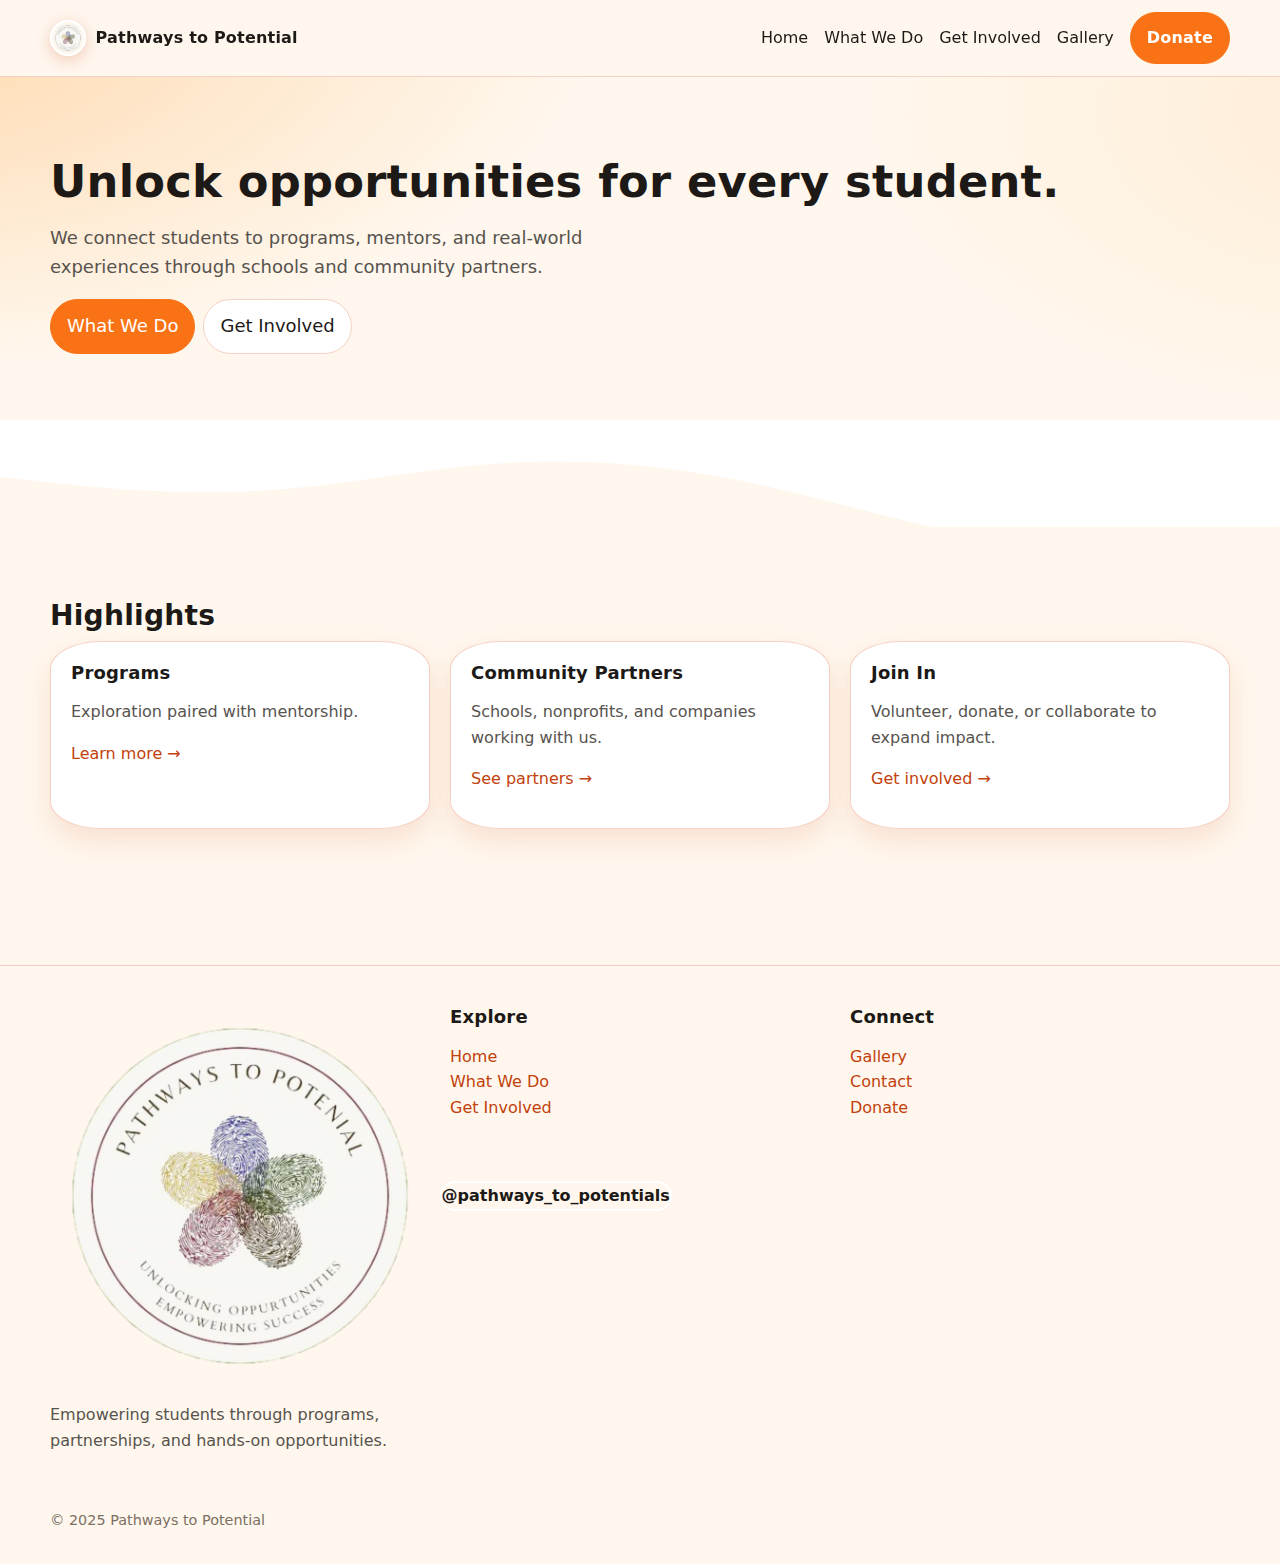
<file: index.html>
<!doctype html>
<html lang="en">
<head>
<meta charset="utf-8"><meta name="viewport" content="width=device-width, initial-scale=1">
<title>Pathways to Potential — Empowering students</title><meta name="description" content="Programs, partnerships, and resources for students.">
<link rel="stylesheet" href="./assets/style.css">
</head>
<body>
<a class="skip-link" href="#main">Skip to content</a>
<header class="header">
  <div class="container nav">
    <a class="brand" href="./" aria-label="Home">
      <img src="./assets/logo.png" alt="Pathways to Potential logo">
      <span>Pathways to Potential</span>
    </a>
    <nav class="links" aria-label="Primary">
      <a href="./index.html">Home</a>
      <a href="./what-we-do.html">What We Do</a>
      <a href="./get-involved.html">Get Involved</a>
      <a href="./gallery.html">Gallery</a>
      <a class="btn brand" href="./get-involved.html#donate">Donate</a>
    </nav>
    <button class="menu" data-menu aria-expanded="false" aria-controls="mobile-menu">Menu</button>
    <div class="mobile-nav" id="mobile-menu" data-drawer>
      <a href="./">Home</a>
      <a href="./what-we-do.html">What We Do</a>
      <a href="./get-involved.html">Get Involved</a>
      <a href="./gallery.html">Gallery</a>
      <a class="btn brand" href="./get-involved.html#donate">Donate</a>
    </div>
  </div>
</header>
<main id="main">

<section class="hero"><div class="container inner">
  <h1>Unlock opportunities for every student.</h1>
  <p class="lead">We connect students to programs, mentors, and real‑world experiences through schools and community partners.</p>
  <p style="margin-top:1rem;display:flex;gap:.5rem;">
    <a class="btn brand" href="./what-we-do.html">What We Do</a>
    <a class="btn" href="./get-involved.html">Get Involved</a>
  </p>
</div></section>
<svg class="wave" xmlns="http://www.w3.org/2000/svg" viewBox="0 0 1440 120" preserveAspectRatio="none" aria-hidden="true"><path d="M0,64L48,69.3C96,75,192,85,288,80C384,75,480,53,576,48C672,43,768,53,864,74.7C960,96,1056,128,1152,138.7C1248,149,1344,139,1392,133.3L1440,128L1440,0L1392,0C1344,0,1248,0,1152,0C1056,0,960,0,864,0C768,0,672,0,576,0C480,0,384,0,288,0C192,0,96,0,48,0L0,0Z"/></svg>
<section class="section"><div class="container"><h2>Highlights</h2><div class="grid grid-3">
  <div class="card squircle"><h3>Programs</h3><p class="lead">Exploration paired with mentorship.</p><p><a href="./what-we-do.html#programs">Learn more →</a></p></div>
  <div class="card squircle"><h3>Community Partners</h3><p class="lead">Schools, nonprofits, and companies working with us.</p><p><a href="./what-we-do.html#collaborations">See partners →</a></p></div>
  <div class="card squircle"><h3>Join In</h3><p class="lead">Volunteer, donate, or collaborate to expand impact.</p><p><a href="./get-involved.html">Get involved →</a></p></div>
</div></div></section>

</main>
<footer class="footer">
  <div class="container cols">
    <div><div class="brand" style="display:flex;align-items:center;gap:.6rem;"><img src="./assets/logo.png" alt="Pathways to Potential logo"> <width="32" height="32" style="border-radius:999px;border:2px solid #fff"><span style="font-weight:700">@pathways_to_potentials</span></div>
      <p class="lead">Empowering students through programs, partnerships, and hands‑on opportunities.</p></div>
    <nav><h3>Explore</h3><p><a href="./index.html">Home</a><br><a href="./what-we-do.html">What We Do</a><br><a href="./get-involved.html">Get Involved</a></p></nav>
    <nav><h3>Connect</h3><p><a href="./gallery.html">Gallery</a><br><a href="./get-involved.html#contact">Contact</a><br><a href="./get-involved.html#donate">Donate</a></p></nav>
  </div>
  <div class="container" style="padding:0 0 2rem;color:#7c6f64;font-size:.9rem;">© 2025 Pathways to Potential</div>
</footer>
<script src="./assets/script.js" defer></script>
</body>
</html>
</file>
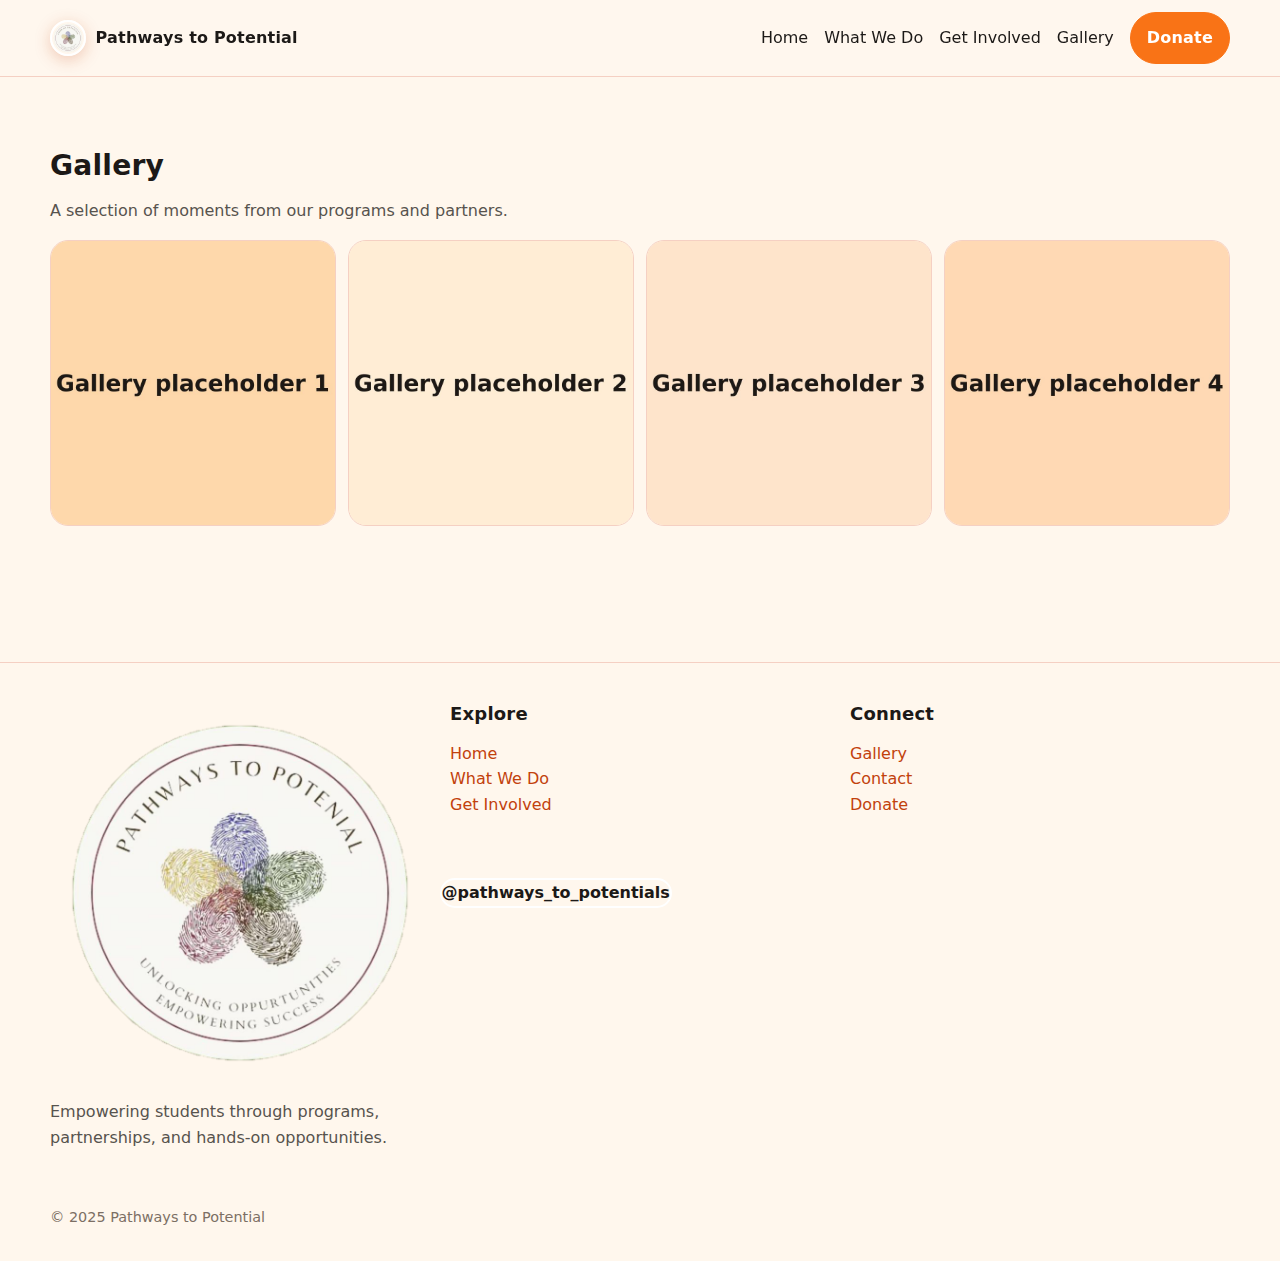
<file: gallery.html>
<!doctype html>
<html lang="en">
<head>
<meta charset="utf-8"><meta name="viewport" content="width=device-width, initial-scale=1">
<title>What We Do — Pathways to Potential</title><meta name="description" content="About, programs, partners, and team.">
<link rel="stylesheet" href="./assets/style.css">
</head>
<body>
<a class="skip-link" href="#main">Skip to content</a>
<header class="header">
  <div class="container nav">
    <a class="brand" href="./" aria-label="Home">
      <img src="./assets/logo.png" alt="Pathways to Potential logo">
      <span>Pathways to Potential</span>
    </a>
    <nav class="links" aria-label="Primary">
      <a href="./index.html">Home</a>
      <a href="./what-we-do.html">What We Do</a>
      <a href="./get-involved.html">Get Involved</a>
      <a href="./gallery.html">Gallery</a>
      <a class="btn brand" href="./get-involved.html#donate">Donate</a>
    </nav>
    <button class="menu" data-menu aria-expanded="false" aria-controls="mobile-menu">Menu</button>
    <div class="mobile-nav" id="mobile-menu" data-drawer>
      <a href="./">Home</a>
      <a href="./what-we-do.html">What We Do</a>
      <a href="./get-involved.html">Get Involved</a>
      <a href="./gallery.html">Gallery</a>
      <a class="btn brand" href="./get-involved.html#donate">Donate</a>
    </div>
  </div>
</header>
<main id="main">

<section class="section"><div class="container"><h2>Gallery</h2>
<p class="lead">A selection of moments from our programs and partners.</p>
<div class="gallery" data-gallery></div>
</div></section>
<div class="lightbox" role="dialog" aria-modal="true" aria-label="Image viewer">
  <button class="close" aria-label="Close">✕</button>
  <button class="prev" aria-label="Previous">‹</button>
  <img alt="">
  <button class="next" aria-label="Next">›</button>
</div>

</main>
<footer class="footer">
  <div class="container cols">
    <div><div class="brand" style="display:flex;align-items:center;gap:.6rem;"><img src="./assets/logo.png" alt="Pathways to Potential logo"> <width="32" height="32" style="border-radius:999px;border:2px solid #fff"><span style="font-weight:700">@pathways_to_potentials</span></div>
      <p class="lead">Empowering students through programs, partnerships, and hands‑on opportunities.</p></div>
    <nav><h3>Explore</h3><p><a href="./index.html">Home</a><br><a href="./what-we-do.html">What We Do</a><br><a href="./get-involved.html">Get Involved</a></p></nav>
    <nav><h3>Connect</h3><p><a href="./gallery.html">Gallery</a><br><a href="./get-involved.html#contact">Contact</a><br><a href="./get-involved.html#donate">Donate</a></p></nav>
  </div>
  <div class="container" style="padding:0 0 2rem;color:#7c6f64;font-size:.9rem;">© 2025 Pathways to Potential</div>
</footer>
<script src="./assets/script.js" defer></script>
</body>
</html>
</file>
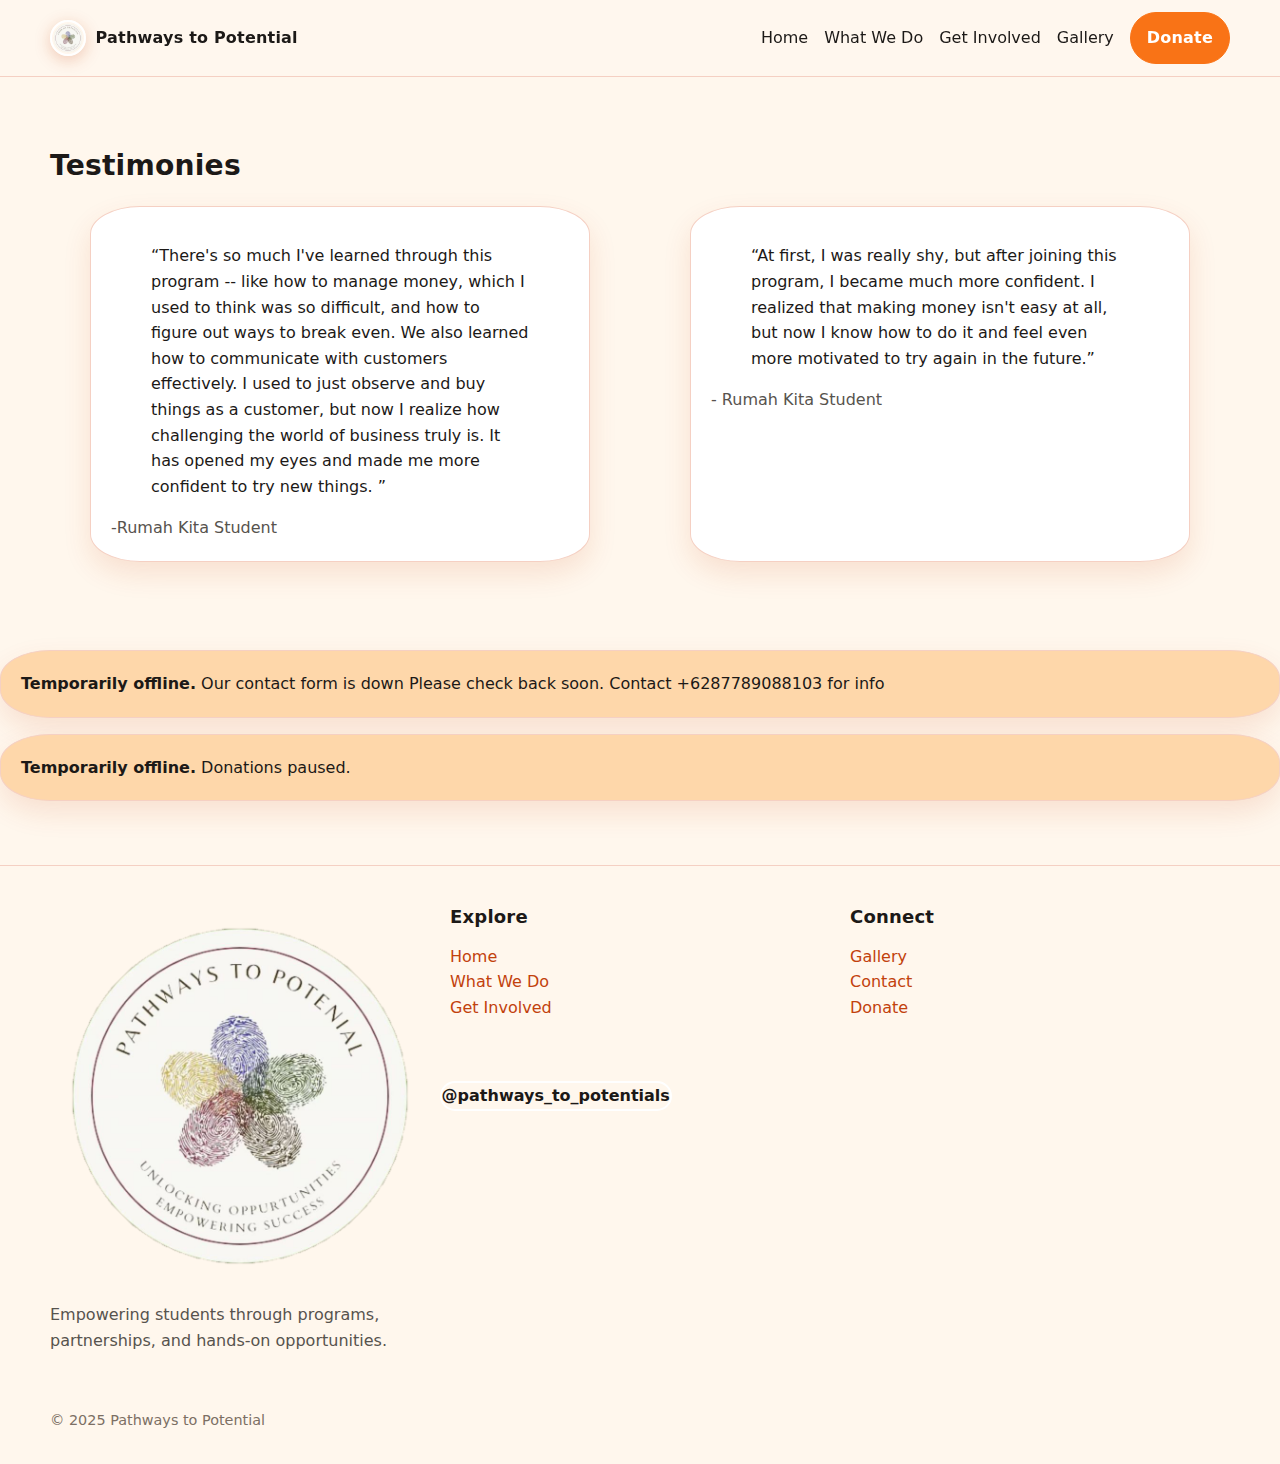
<file: get-involved.html>
<!doctype html>
<html lang="en">
<head>
<meta charset="utf-8"><meta name="viewport" content="width=device-width, initial-scale=1">
<title>Pathways to Potential — Empowering students</title><meta name="description" content="Programs, partnerships, and resources for students.">
<link rel="stylesheet" href="./assets/style.css">
</head>
<body>
<a class="skip-link" href="#main">Skip to content</a>
<header class="header">
  <div class="container nav">
    <a class="brand" href="./" aria-label="Home">
      <img src="./assets/logo.png" alt="Pathways to Potential logo">
      <span>Pathways to Potential</span>
    </a>
    <nav class="links" aria-label="Primary">
      <a href="./index.html">Home</a>
      <a href="./what-we-do.html">What We Do</a>
      <a href="./get-involved.html">Get Involved</a>
      <a href="./gallery.html">Gallery</a>
      <a class="btn brand" href="./get-involved.html#donate">Donate</a>
    </nav>
    <button class="menu" data-menu aria-expanded="false" aria-controls="mobile-menu">Menu</button>
    <div class="mobile-nav" id="mobile-menu" data-drawer>
      <a href="./">Home</a>
      <a href="./what-we-do.html">What We Do</a>
      <a href="./get-involved.html">Get Involved</a>
      <a href="./gallery.html">Gallery</a>
      <a class="btn brand" href="./get-involved.html#donate">Donate</a>
    </div>
  </div>
</header>
<main id="main">

<section class="section" id="testimonies"><div class="container"><h2>Testimonies</h2>
<div class="grid grid-2">
  <figure class="card squircle"><blockquote>“There's so much I've learned through this program -- like how to manage money, which I used to think was so difficult, and how to figure out ways to break even. We also learned how to communicate with customers effectively. I used to just observe and buy things as a customer, but now I realize how challenging the world of business truly is. It has opened my eyes and made me more confident to try new things. ”</blockquote><figcaption class="lead">-Rumah Kita Student</figcaption></figure>
  <figure class="card squircle"><blockquote>“At first, I was really shy, but after joining this program, I became much more confident. I realized that making money isn't easy at all, but now I know how to do it and feel even more motivated to try again in the future.”</blockquote><figcaption class="lead">- Rumah Kita Student</figcaption></figure>
</div>
</div></section>

<section id="partners" hidden>
<section class="section" id="contact" style="background:#fff;"><div class="container"><h2>Contact</h2>
<form method="post" action="https://formspree.io/f/your-id" class="form-row" style="max-width:640px;">
  <label class="form-row"><span>Name</span><input required name="name" autocomplete="name"></label>
  <label class="form-row"><span>Email</span><input required type="email" name="email" autocomplete="email"></label>
  <label class="form-row"><span>Message</span><textarea required name="message" rows="6"></textarea></label>
  <div style="display:flex;gap:.5rem;align-items:center;"><button class="btn brand">Send</button><a class="btn" href="mailto:info@example.org">Email instead</a></div>
</form></div></section>

<section class="section" id="donate"><div class="container"><h2>Donate</h2>
<p class="lead">Add your donation platform link (PayPal, Stripe, Givebutter, etc.).</p>
<p><a class="btn brand" href="#" rel="nofollow">Donate now</a></p>
</div></section>
</section>

<div class="card squircle" role="alert" style="background:var(--accent); border-color:var(--border); margin-bottom:1rem;">
  <strong>Temporarily offline.</strong> Our contact form is down
  Please check back soon. Contact +6287789088103 for info
</div>
<div class="card squircle" role="alert" style="background:var(--accent); border-color:var(--border); margin-bottom:1rem;">
  <strong>Temporarily offline.</strong> Donations paused.
</div>


</main>
<footer class="footer">
  <div class="container cols">
    <div><div class="brand" style="display:flex;align-items:center;gap:.6rem;"><img src="./assets/logo.png" alt="Pathways to Potential logo"> <width="32" height="32" style="border-radius:999px;border:2px solid #fff"><span style="font-weight:700">@pathways_to_potentials</span></div>
      <p class="lead">Empowering students through programs, partnerships, and hands‑on opportunities.</p></div>
    <nav><h3>Explore</h3><p><a href="./index.html">Home</a><br><a href="./what-we-do.html">What We Do</a><br><a href="./get-involved.html">Get Involved</a></p></nav>
    <nav><h3>Connect</h3><p><a href="./gallery.html">Gallery</a><br><a href="./get-involved.html#contact">Contact</a><br><a href="./get-involved.html#donate">Donate</a></p></nav>
  </div>
  <div class="container" style="padding:0 0 2rem;color:#7c6f64;font-size:.9rem;">© 2025 Pathways to Potential</div>
</footer>
<script src="./assets/script.js" defer></script>
</body>
</html>
</file>
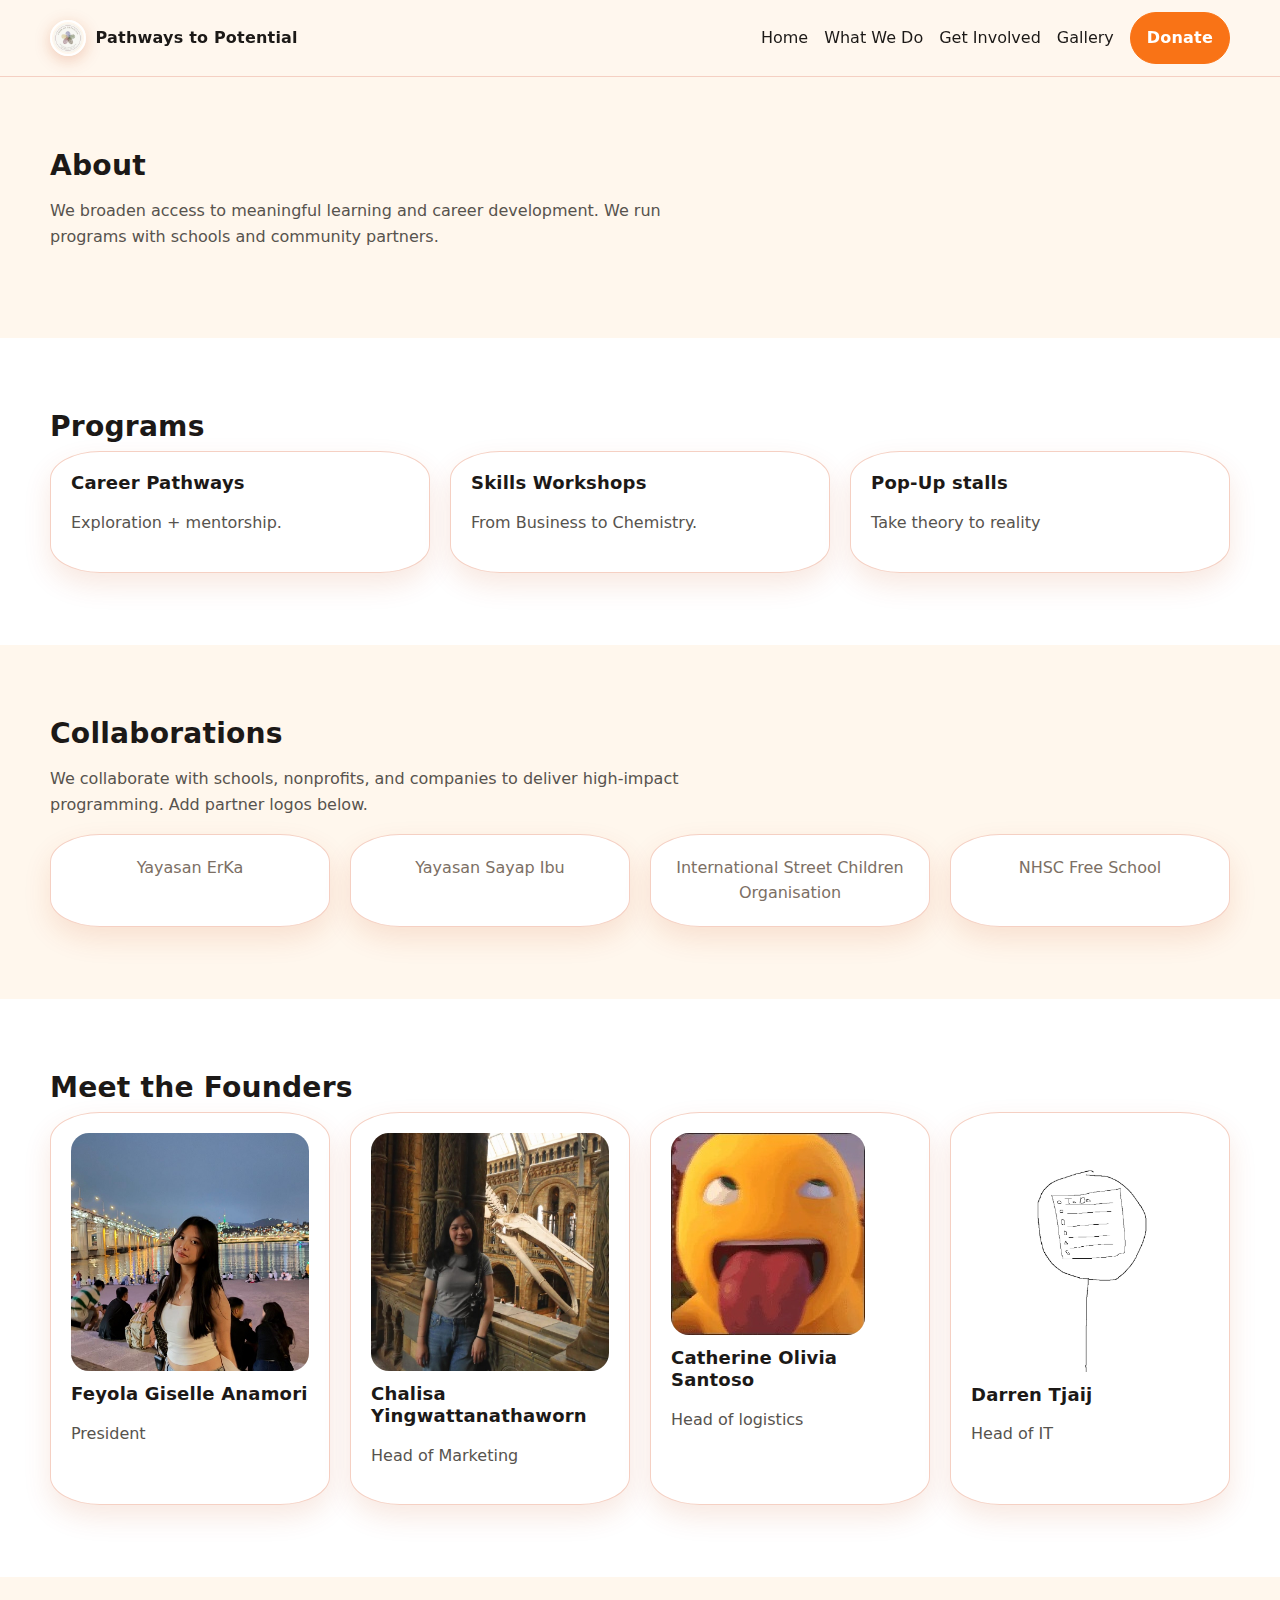
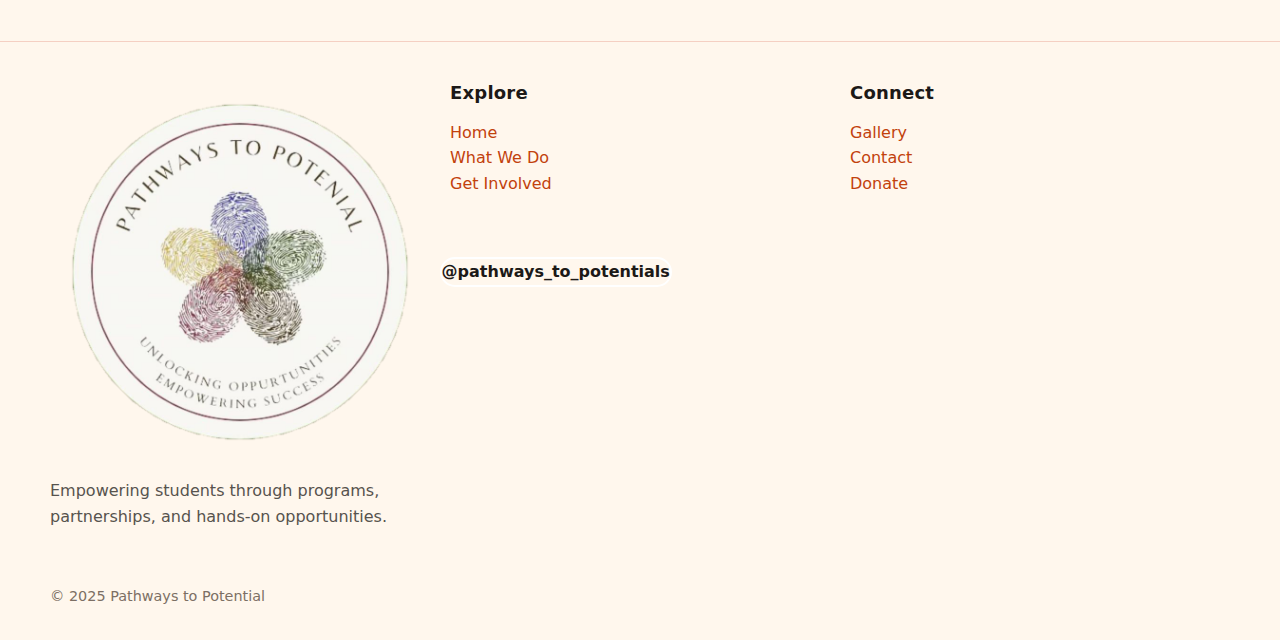
<file: what-we-do.html>
<!doctype html>
<html lang="en">
<head>
<meta charset="utf-8"><meta name="viewport" content="width=device-width, initial-scale=1">
<title>What We Do — Pathways to Potential</title><meta name="description" content="About, programs, partners, and team.">
<link rel="stylesheet" href="./assets/style.css">
</head>
<body>
<a class="skip-link" href="#main">Skip to content</a>
<header class="header">
  <div class="container nav">
    <a class="brand" href="./" aria-label="Home">
      <img src="./assets/logo.png" alt="Pathways to Potential logo">
      <span>Pathways to Potential</span>
    </a>
    <nav class="links" aria-label="Primary">
      <a href="./index.html">Home</a>
      <a href="./what-we-do.html">What We Do</a>
      <a href="./get-involved.html">Get Involved</a>
      <a href="./gallery.html">Gallery</a>
      <a class="btn brand" href="./get-involved.html#donate">Donate</a>
    </nav>
    <button class="menu" data-menu aria-expanded="false" aria-controls="mobile-menu">Menu</button>
    <div class="mobile-nav" id="mobile-menu" data-drawer>
      <a href="./">Home</a>
      <a href="./what-we-do.html">What We Do</a>
      <a href="./get-involved.html">Get Involved</a>
      <a href="./gallery.html">Gallery</a>
      <a class="btn brand" href="./get-involved.html#donate">Donate</a>
    </div>
  </div>
</header>
<main id="main">

<section class="section" id="about"><div class="container"><h2>About</h2>
<p class="lead">We broaden access to meaningful learning and career development. We run programs with schools and community partners.</p>
</div></section>

<section class="section" id="programs" style="background:#fff;"><div class="container"><h2>Programs</h2><div class="grid grid-3">
  <div class="card squircle"><h3>Career Pathways</h3><p class="lead">Exploration + mentorship.</p></div>
  <div class="card squircle"><h3>Skills Workshops</h3><p class="lead">From Business to Chemistry.</p></div>
  <div class="card squircle"><h3>Pop-Up stalls</h3><p class="lead">Take theory to reality</p></div>
</div></div></section>

<section class="section" id="collaborations"><div class="container"><h2>Collaborations</h2>
<p class="lead">We collaborate with schools, nonprofits, and companies to deliver high‑impact programming. Add partner logos below.</p>
<div class="grid grid-4" style="margin-top:1rem;">
  <div class="card squircle" style="text-align:center;color:#7c6f64;">Yayasan ErKa</div>
  <div class="card squircle" style="text-align:center;color:#7c6f64;">Yayasan Sayap Ibu</div>
  <div class="card squircle" style="text-align:center;color:#7c6f64;">International Street Children Organisation</div>
  <div class="card squircle" style="text-align:center;color:#7c6f64;">NHSC Free School</div>
</div></div></section>

<section class="section" id="team" style="background:#fff;"><div class="container"><h2>Meet the Founders</h2>
<div class="grid grid-4">
  <div class="card squircle"><img src="./assets/team/t1.jpg" alt="Team member 1 headshot" style="border-radius:18px;margin-bottom:.75rem"><h3>Feyola Giselle Anamori</h3><p class="lead">President</p></div>
  <div class="card squircle"><img src="./assets/team/t2.jpg" alt="Team member 2 headshot" style="border-radius:18px;margin-bottom:.75rem"><h3>Chalisa Yingwattanathaworn</h3><p class="lead">Head of Marketing</p></div>
  <div class="card squircle"><img src="./assets/team/t3.jpg" alt="Team member 3 headshot" style="border-radius:18px;margin-bottom:.75rem"><h3>Catherine Olivia Santoso</h3><p class="lead">Head of logistics</p></div>
  <div class="card squircle"><img src="./assets/team/t4.jpg" alt="Team member 4 headshot" style="border-radius:18px;margin-bottom:.75rem"><h3>Darren Tjaij</h3><p class="lead">Head of IT</p></div>
</div>
</div></section>

</main>
<footer class="footer">
  <div class="container cols">
    <div><div class="brand" style="display:flex;align-items:center;gap:.6rem;"><img src="./assets/logo.png" alt="Pathways to Potential logo"> <width="32" height="32" style="border-radius:999px;border:2px solid #fff"><span style="font-weight:700">@pathways_to_potentials</span></div>
      <p class="lead">Empowering students through programs, partnerships, and hands‑on opportunities.</p></div>
    <nav><h3>Explore</h3><p><a href="./index.html">Home</a><br><a href="./what-we-do.html">What We Do</a><br><a href="./get-involved.html">Get Involved</a></p></nav>
    <nav><h3>Connect</h3><p><a href="./gallery.html">Gallery</a><br><a href="./get-involved.html#contact">Contact</a><br><a href="./get-involved.html#donate">Donate</a></p></nav>
  </div>
  <div class="container" style="padding:0 0 2rem;color:#7c6f64;font-size:.9rem;">© 2025 Pathways to Potential</div>
</footer>
<script src="./assets/script.js" defer></script>
</body>
</html>
</file>
<file: assets/style.css>
*{box-sizing:border-box}
html{-webkit-text-size-adjust:100%}
html:focus-within{scroll-behavior:smooth}
body{margin:0;font:16px/1.6 system-ui,-apple-system,Segoe UI,Roboto,Helvetica,Arial,sans-serif;color:#1c1917;background:#fff7ed}
img,svg{max-width:100%;display:block}
a{color:#c2410c;text-decoration:none}
a:hover{text-decoration:underline}
:root{
  --bg:#fff7ed; --panel:#ffffff; --fg:#1c1917; --muted:#57534e;
  --brand:#f97316; --brand-dark:#c2410c; --accent:#fed7aa; --border:#f5d0c3;
  --radius:22px; --shadow:0 12px 28px rgba(194,65,12,.12);
}
.container{width:min(1180px,100% - 2rem);margin-inline:auto}
.section{padding:4.5rem 0;position:relative}
.grid{display:grid;gap:1.25rem}
.grid-2{grid-template-columns:repeat(2,minmax(0,1fr))}
.grid-3{grid-template-columns:repeat(3,minmax(0,1fr))}
.grid-4{grid-template-columns:repeat(4,minmax(0,1fr))}
@media (max-width:1024px){.grid-4{grid-template-columns:repeat(3,1fr)}}
@media (max-width:960px){.grid-3,.grid-2,.grid-4{grid-template-columns:1fr}}

.card{border:1px solid var(--border);border-radius:clamp(18px,3vw,28px);padding:1.25rem;background:var(--panel);box-shadow:var(--shadow)}
.squircle{border-radius:50px / 28px}
.btn{display:inline-flex;align-items:center;gap:.5rem;border-radius:999px;padding:.75rem 1rem;border:1px solid var(--border);background:var(--panel);color:var(--fg)}
.btn.brand{background:var(--brand);color:#fff;border-color:var(--brand)}
.btn.brand:hover{background:var(--brand-dark)}
.btn:hover{text-decoration:none}

.header{position:sticky;top:0;z-index:40;background:rgba(255,247,237,.85);backdrop-filter:blur(8px);border-bottom:1px solid var(--border)}
.nav{display:flex;align-items:center;justify-content:space-between;padding:.75rem 0}
.nav a{color:inherit;text-decoration:none}
.nav .brand{display:inline-flex;align-items:center;gap:.6rem;font-weight:700;letter-spacing:.2px}
.nav .brand img{width:36px;height:36px;object-fit:cover;border-radius:999px;border:2px solid #fff;box-shadow:0 4px 16px rgba(194,65,12,.25)}
.nav .links{display:flex;align-items:center;gap:1rem}
@media (max-width:820px){.nav .links{display:none}.nav .menu{display:inline-flex}}
.nav .menu{display:none;border:1px solid var(--border);border-radius:999px;padding:.5rem .75rem;background:var(--panel)}
.mobile-nav{display:none;position:absolute;right:1rem;top:3.5rem;width:18rem;background:var(--panel);border:1px solid var(--border);border-radius:22px;padding:.5rem;box-shadow:var(--shadow)}
.mobile-nav a{display:block;padding:.625rem .75rem;border-radius:14px}
.mobile-nav a:hover{background:#fff1e6}

.footer{border-top:1px solid var(--border);background:#fff7ed;margin-top:4rem}
.footer .cols{display:grid;gap:1.25rem;grid-template-columns:1fr 1fr 1fr;padding:2.5rem 0}
@media (max-width:960px){.footer .cols{grid-template-columns:1fr}}

.hero{position:relative;overflow:hidden;background:radial-gradient(1200px 600px at -10% -20%, #fed7aa 0%, rgba(254,215,170,0) 60%), radial-gradient(900px 500px at 110% 10%, #ffedd5 0%, rgba(255,237,213,0) 60%)}
.hero .inner{position:relative;padding:5rem 0 3rem}
.hero h1{font-size:clamp(2rem,3.5vw,3.25rem);line-height:1.1;margin:0}
.hero p{color:var(--muted);font-size:1.125rem;max-width:56ch}

.wave{display:block;line-height:0}
.wave path{fill:#fff}

h1,h2,h3{line-height:1.2;letter-spacing:.2px}
h2{font-size:clamp(1.5rem,2.2vw,2rem);margin:0 0 .5rem}
h3{font-size:1.125rem;margin:0 0 .25rem}
.lead{color:var(--muted);max-width:65ch}

.skip-link{position:absolute;left:-9999px;top:0;background:#fff;color:#000;padding:.5rem 1rem;border-radius:12px;box-shadow:var(--shadow)}
.skip-link:focus{left:.75rem;top:.75rem}
:focus-visible{outline:3px solid var(--brand);outline-offset:3px}

input,textarea,select{width:100%;padding:.6rem .75rem;border:1px solid var(--border);border-radius:16px;font:inherit;background:#fff}
label span{font-weight:600;font-size:.9rem}
.form-row{display:grid;gap:.75rem}

.gallery{display:grid;gap:12px;grid-template-columns:repeat(4,minmax(0,1fr))}
@media (max-width:1200px){.gallery{grid-template-columns:repeat(3,1fr)}}
@media (max-width:820px){.gallery{grid-template-columns:repeat(2,1fr)}}
@media (max-width:520px){.gallery{grid-template-columns:1fr}}
.gallery img{width:100%;height:100%;object-fit:cover;border-radius:18px;border:1px solid var(--border);background:#fff1e6}
.gallery .tile{aspect-ratio:1/1;overflow:hidden}

.lightbox{position:fixed;inset:0;background:rgba(28,25,23,.9);display:none;align-items:center;justify-content:center;padding:1rem;z-index:100}
.lightbox.open{display:flex}
.lightbox img{max-width:min(96vw,1400px);max-height:90vh;border-radius:18px;box-shadow:0 30px 80px rgba(0,0,0,.45)}
.lightbox .close, .lightbox .prev, .lightbox .next{
  position:absolute;top:50%;transform:translateY(-50%);background:#ffffff;border:none;border-radius:999px;padding:.6rem .8rem;cursor:pointer;box-shadow:var(--shadow)
}
.lightbox .close{top:8%;right:4%;transform:none}
.lightbox .prev{left:2%}
.lightbox .next{right:2%}
.lightbox button:hover{background:#fff7ed}
</file>
